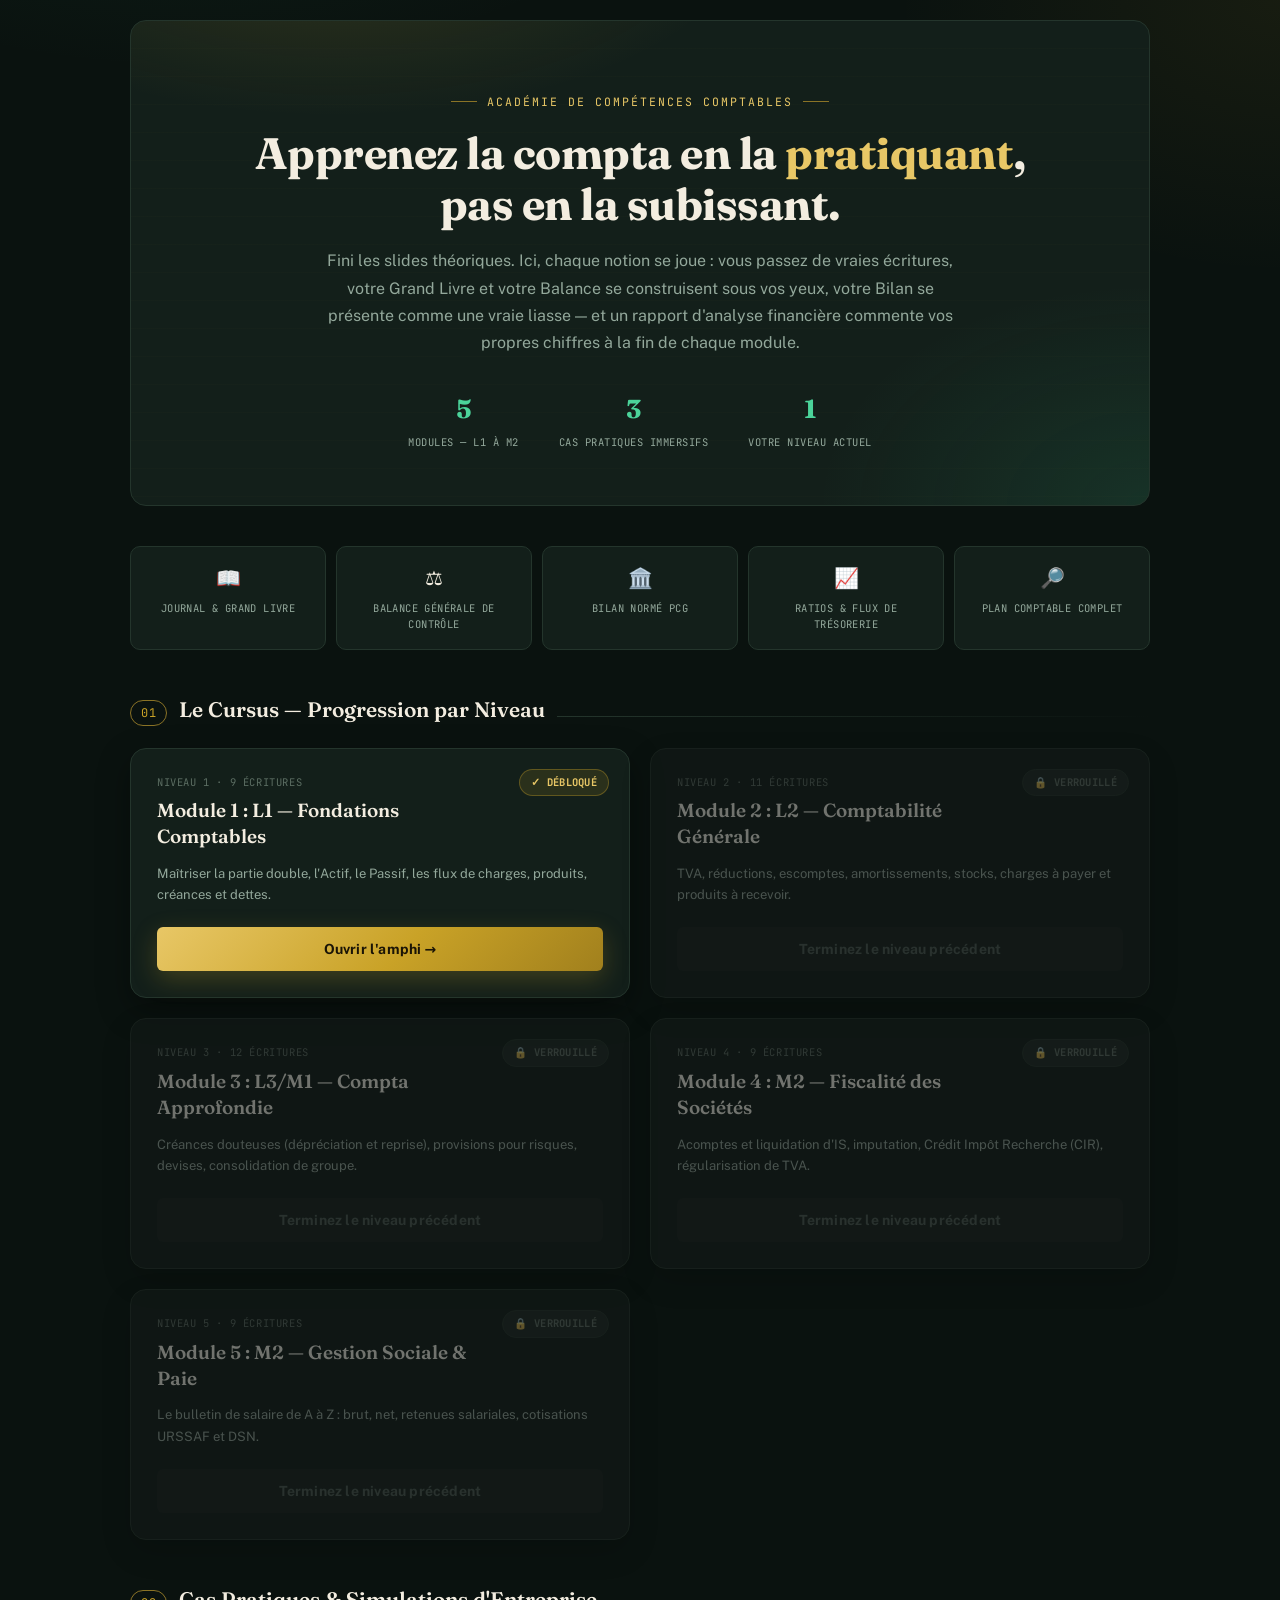
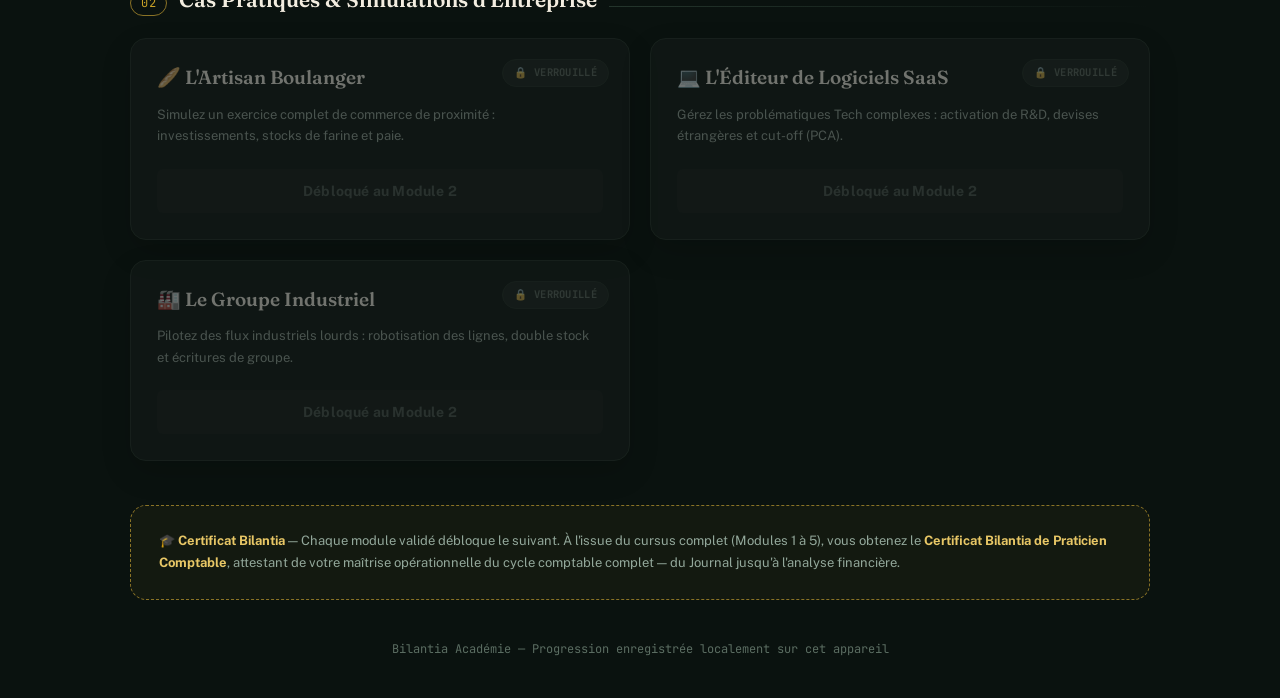
<file: Index.html>
<!DOCTYPE html>
<html lang="fr">
<head>
    <meta charset="UTF-8">
    <meta name="viewport" content="width=device-width, initial-scale=1.0">
    <title>Bilantia | Académie de Compétences Comptables</title>
    <meta name="description" content="Apprenez la comptabilité en passant de vraies écritures, pas en lisant des slides. Journal, Grand Livre, Balance, Bilan normé et analyse financière — comme en cabinet.">
    <link rel="stylesheet" href="style.css">
    <style>
        body { padding: 20px; box-sizing: border-box; }
        .hub-container { max-width: 1020px; width: 100%; margin: 0 auto; }

        .hero {
            position: relative;
            padding: 64px 40px 52px;
            margin-bottom: 40px;
            border-radius: var(--radius-lg);
            border: 1px solid var(--border-color);
            background:
                radial-gradient(ellipse 700px 320px at 20% -20%, rgba(201,162,39,0.16), transparent 60%),
                radial-gradient(ellipse 600px 400px at 100% 100%, rgba(47,168,118,0.14), transparent 55%),
                var(--bg-card);
            overflow: hidden;
            text-align: center;
        }
        .hero::after {
            content: "";
            position: absolute; inset: 0;
            background-image: repeating-linear-gradient(180deg, transparent, transparent 27px, rgba(201,162,39,0.03) 28px);
            pointer-events: none;
        }
        .hero-eyebrow {
            font-family: var(--font-mono); font-size: 11.5px; letter-spacing: 2px; text-transform: uppercase;
            color: var(--gold-bright); margin-bottom: 18px; display: inline-flex; align-items: center; gap: 10px;
        }
        .hero-eyebrow::before, .hero-eyebrow::after { content: ""; width: 26px; height: 1px; background: var(--gold-dim); }
        .hero h1 {
            font-family: var(--font-display); font-weight: 700; font-size: 44px; line-height: 1.15;
            margin: 0 0 18px; color: var(--text-main); letter-spacing: -0.5px;
        }
        .hero h1 em { font-style: normal; color: var(--gold-bright); }
        .hero p.lede { color: var(--text-muted); font-size: 16px; line-height: 1.7; max-width: 640px; margin: 0 auto 8px; position: relative; }
        .hero-stats { display: flex; justify-content: center; gap: 40px; margin-top: 34px; flex-wrap: wrap; position: relative; }
        .hero-stat { text-align: center; }
        .hero-stat strong { display: block; font-family: var(--font-display); font-size: 26px; font-weight: 700; color: var(--emerald-bright); }
        .hero-stat span { font-family: var(--font-mono); font-size: 10.5px; color: var(--text-muted); text-transform: uppercase; letter-spacing: 0.5px; }

        .feature-strip { display: grid; grid-template-columns: repeat(5, 1fr); gap: 10px; margin-bottom: 44px; }
        @media(max-width: 900px) { .feature-strip { grid-template-columns: repeat(2, 1fr); } }
        .feature-chip {
            background: var(--bg-card); border: 1px solid var(--border-color); border-radius: var(--radius-md);
            padding: 16px 14px; text-align: center;
        }
        .feature-chip .ic { font-size: 20px; margin-bottom: 8px; }
        .feature-chip .tt { font-family: var(--font-mono); font-size: 10.5px; color: var(--text-muted); text-transform: uppercase; letter-spacing: 0.4px; line-height: 1.5; }

        .section-header { display: flex; align-items: baseline; gap: 12px; margin-bottom: 22px; margin-top: 44px; }
        .section-header .num { font-family: var(--font-mono); font-size: 12px; color: var(--gold); border: 1px solid var(--gold-dim); border-radius: 20px; padding: 3px 10px; letter-spacing: 0.5px; }
        .section-header h2 { font-family: var(--font-display); font-weight: 600; font-size: 21px; color: var(--text-main); margin: 0; }
        .section-header .rule { flex: 1; height: 1px; background: linear-gradient(90deg, var(--border-color), transparent); }

        .modules-grid { display: grid; grid-template-columns: 1fr 1fr; gap: 20px; margin-bottom: 12px; }
        @media(max-width: 768px) { .modules-grid { grid-template-columns: 1fr; } .hero h1 { font-size: 32px; } .hero { padding: 44px 24px 36px; } }

        .module-card .level-tag { font-family: var(--font-mono); font-size: 10.5px; color: var(--text-faint); text-transform: uppercase; letter-spacing: 0.6px; margin-bottom: 8px; display: block; }

        .certificate-note {
            margin-top: 44px; padding: 24px 28px; border-radius: var(--radius-lg); border: 1px dashed var(--gold-dim);
            background: rgba(201,162,39,0.05); font-size: 13px; color: var(--text-muted); line-height: 1.7;
        }
        .certificate-note strong { color: var(--gold-bright); }

        footer.hub-footer { text-align: center; margin: 40px 0 20px; color: var(--text-faint); font-size: 12px; font-family: var(--font-mono); }
    </style>
</head>
<body>
    <div class="hub-container" style="animation: slideUp 0.5s ease;">

        <div class="hero">
            <div class="hero-eyebrow">Académie de compétences comptables</div>
            <h1>Apprenez la compta en la <em>pratiquant</em>,<br>pas en la subissant.</h1>
            <p class="lede">Fini les slides théoriques. Ici, chaque notion se joue : vous passez de vraies écritures, votre Grand Livre et votre Balance se construisent sous vos yeux, votre Bilan se présente comme une vraie liasse — et un rapport d'analyse financière commente vos propres chiffres à la fin de chaque module.</p>
            <div class="hero-stats">
                <div class="hero-stat"><strong id="stat-modules">5</strong><span>Modules — L1 à M2</span></div>
                <div class="hero-stat"><strong id="stat-cases">3</strong><span>Cas pratiques immersifs</span></div>
                <div class="hero-stat"><strong id="stat-level">1</strong><span>Votre niveau actuel</span></div>
            </div>
        </div>

        <div class="feature-strip">
            <div class="feature-chip"><div class="ic">📖</div><div class="tt">Journal &amp; Grand Livre</div></div>
            <div class="feature-chip"><div class="ic">⚖️</div><div class="tt">Balance Générale de Contrôle</div></div>
            <div class="feature-chip"><div class="ic">🏛️</div><div class="tt">Bilan Normé PCG</div></div>
            <div class="feature-chip"><div class="ic">📈</div><div class="tt">Ratios &amp; Flux de Trésorerie</div></div>
            <div class="feature-chip"><div class="ic">🔎</div><div class="tt">Plan Comptable Complet</div></div>
        </div>

        <div class="section-header">
            <span class="num">01</span>
            <h2>Le Cursus — Progression par Niveau</h2>
            <div class="rule"></div>
        </div>
        <div class="modules-grid" id="modules-list"></div>

        <div class="section-header">
            <span class="num">02</span>
            <h2>Cas Pratiques &amp; Simulations d'Entreprise</h2>
            <div class="rule"></div>
        </div>
        <div class="modules-grid" id="cases-list"></div>

        <div class="certificate-note">
            🎓 <strong>Certificat Bilantia</strong> — Chaque module validé débloque le suivant. À l'issue du cursus complet (Modules 1 à 5), vous obtenez le <strong>Certificat Bilantia de Praticien Comptable</strong>, attestant de votre maîtrise opérationnelle du cycle comptable complet — du Journal jusqu'à l'analyse financière.
        </div>

        <footer class="hub-footer">Bilantia Académie — Progression enregistrée localement sur cet appareil</footer>
    </div>

    <script>
        const configModules = [
            { id: "mod1", name: "Module 1 : L1 — Fondations Comptables", desc: "Maîtriser la partie double, l'Actif, le Passif, les flux de charges, produits, créances et dettes.", level: 1, tag: "9 écritures" },
            { id: "mod2", name: "Module 2 : L2 — Comptabilité Générale", desc: "TVA, réductions, escomptes, amortissements, stocks, charges à payer et produits à recevoir.", level: 2, tag: "11 écritures" },
            { id: "mod3", name: "Module 3 : L3/M1 — Compta Approfondie", desc: "Créances douteuses (dépréciation et reprise), provisions pour risques, devises, consolidation de groupe.", level: 3, tag: "12 écritures" },
            { id: "mod4", name: "Module 4 : M2 — Fiscalité des Sociétés", desc: "Acomptes et liquidation d'IS, imputation, Crédit Impôt Recherche (CIR), régularisation de TVA.", level: 4, tag: "9 écritures" },
            { id: "mod5", name: "Module 5 : M2 — Gestion Sociale & Paie", desc: "Le bulletin de salaire de A à Z : brut, net, retenues salariales, cotisations URSSAF et DSN.", level: 5, tag: "9 écritures" }
        ];

        const configCases = [
            { id: "boulangerie", name: "🥖 L'Artisan Boulanger", desc: "Simulez un exercice complet de commerce de proximité : investissements, stocks de farine et paie." },
            { id: "saas", name: "💻 L'Éditeur de Logiciels SaaS", desc: "Gérez les problématiques Tech complexes : activation de R&D, devises étrangères et cut-off (PCA)." },
            { id: "industrie", name: "🏭 Le Groupe Industriel", desc: "Pilotez des flux industriels lourds : robotisation des lignes, double stock et écritures de groupe." }
        ];

        function renderHub() {
            let userProgress = parseInt(localStorage.getItem('bt_highest_level')) || 1;
            document.getElementById('stat-level').innerText = userProgress;

            const modContainer = document.getElementById('modules-list');
            modContainer.innerHTML = '';
            configModules.forEach(mod => {
                const isLocked = mod.level > userProgress;
                modContainer.innerHTML += `
                    <div class="module-card ${isLocked ? 'locked' : ''}">
                        <span class="${isLocked ? 'lock-badge' : 'unlocked-badge'}">${isLocked ? '🔒 Verrouillé' : '✓ Débloqué'}</span>
                        <span class="level-tag">Niveau ${mod.level} · ${mod.tag}</span>
                        <h3>${mod.name}</h3>
                        <p>${mod.desc}</p>
                        <button ${isLocked ? 'disabled' : ''} onclick="launch('${mod.id}')" class="btn-main" style="${isLocked ? 'background:#1a2420;color:#4d5c53;box-shadow:none;cursor:not-allowed;' : ''}">
                            ${isLocked ? 'Terminez le niveau précédent' : "Ouvrir l'amphi →"}
                        </button>
                    </div>`;
            });

            const casesContainer = document.getElementById('cases-list');
            casesContainer.innerHTML = '';
            configCases.forEach(c => {
                const isLocked = userProgress < 2;
                casesContainer.innerHTML += `
                    <div class="module-card ${isLocked ? 'locked' : ''}">
                        <span class="${isLocked ? 'lock-badge' : 'unlocked-badge'}" style="${isLocked ? '' : 'color:#7fb1e8;background:rgba(77,143,209,0.15);border-color:rgba(77,143,209,0.35);'}">${isLocked ? '🔒 Verrouillé' : '⚡ Simulateur'}</span>
                        <h3>${c.name}</h3>
                        <p>${c.desc}</p>
                        <button ${isLocked ? 'disabled' : ''} onclick="launch('${c.id}')" class="btn-main" style="${isLocked ? 'background:#1a2420;color:#4d5c53;box-shadow:none;cursor:not-allowed;' : 'background:linear-gradient(135deg, #7fb1e8 0%, #4d8fd1 100%);color:#0a1512;box-shadow:0 8px 22px rgba(77,143,209,0.25);'}">
                            ${isLocked ? 'Débloqué au Module 2' : "Lancer l'immersion →"}
                        </button>
                    </div>`;
            });
        }

        function launch(id) {
            localStorage.setItem('bt_current_module', id);
            localStorage.removeItem('bt_active_save');
            window.location.href = 'game.html';
        }

        window.onload = renderHub;
    </script>
</body>
</html>
</file>
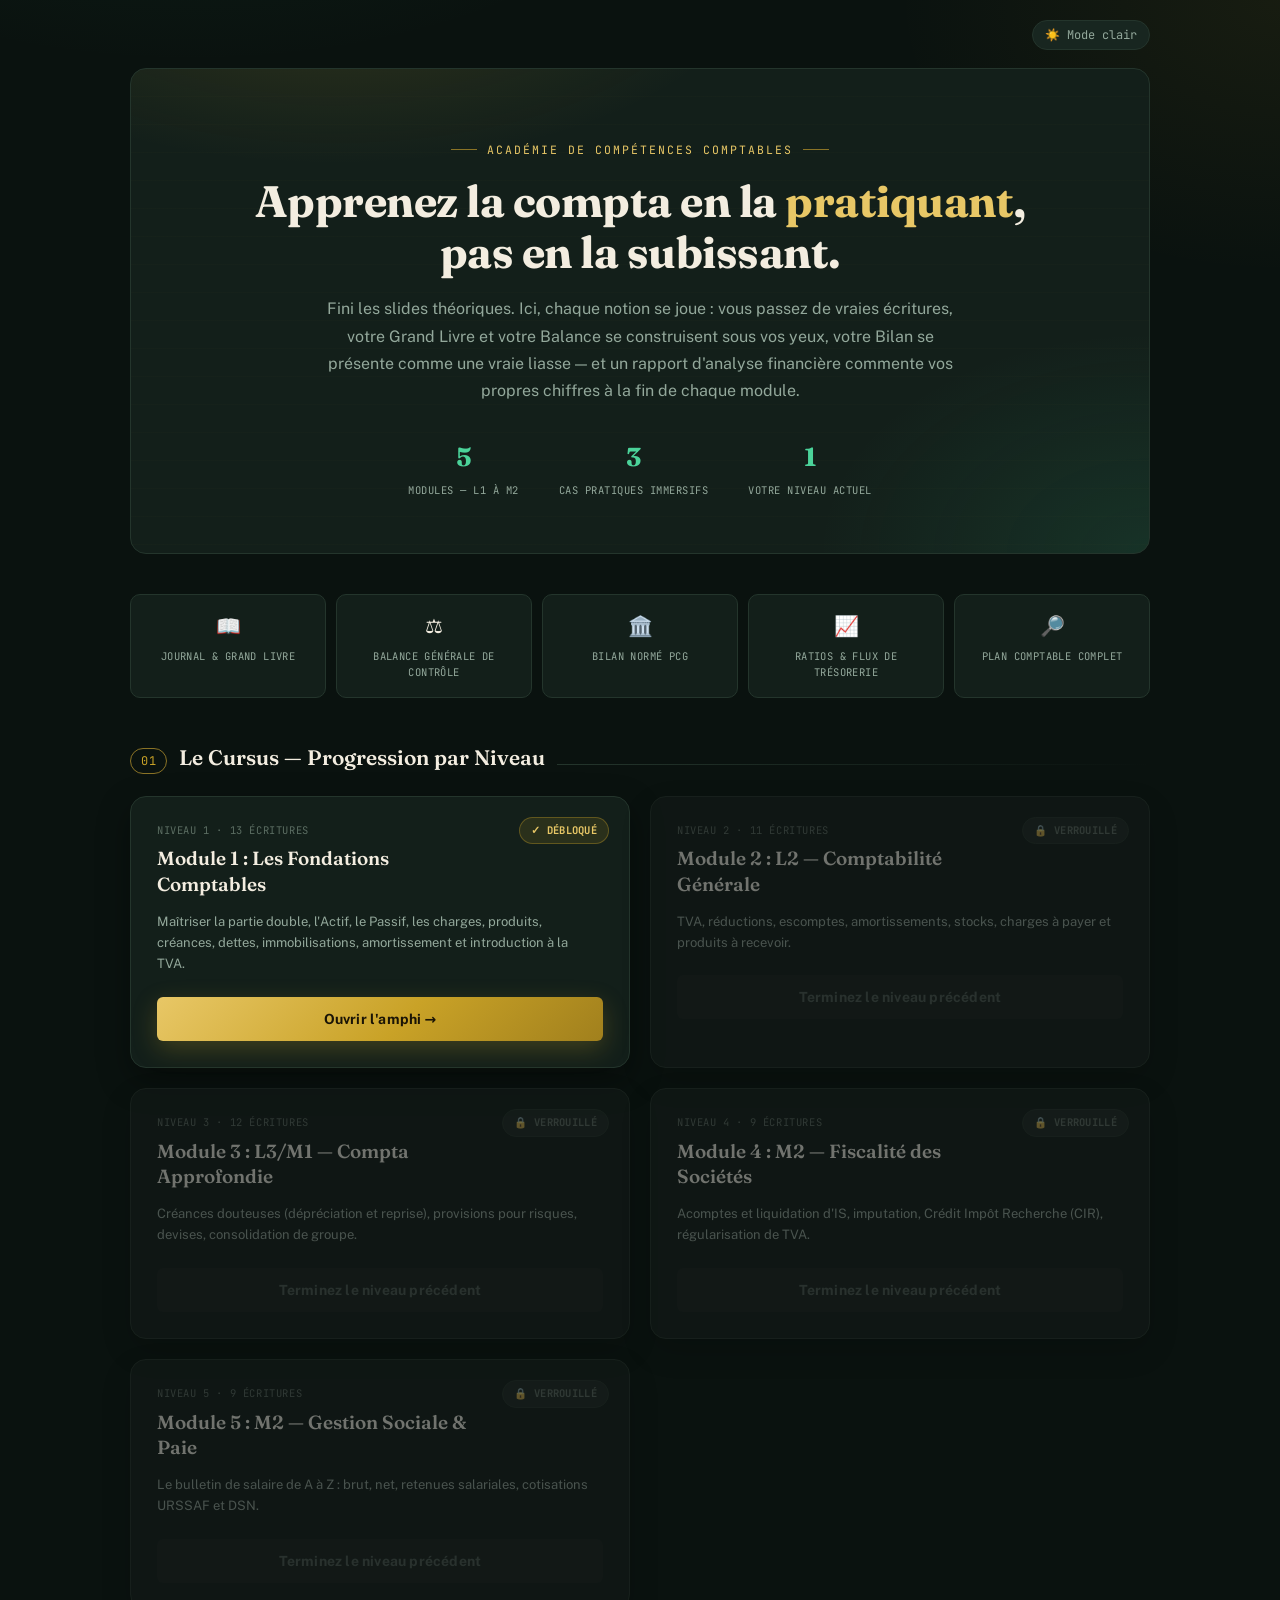
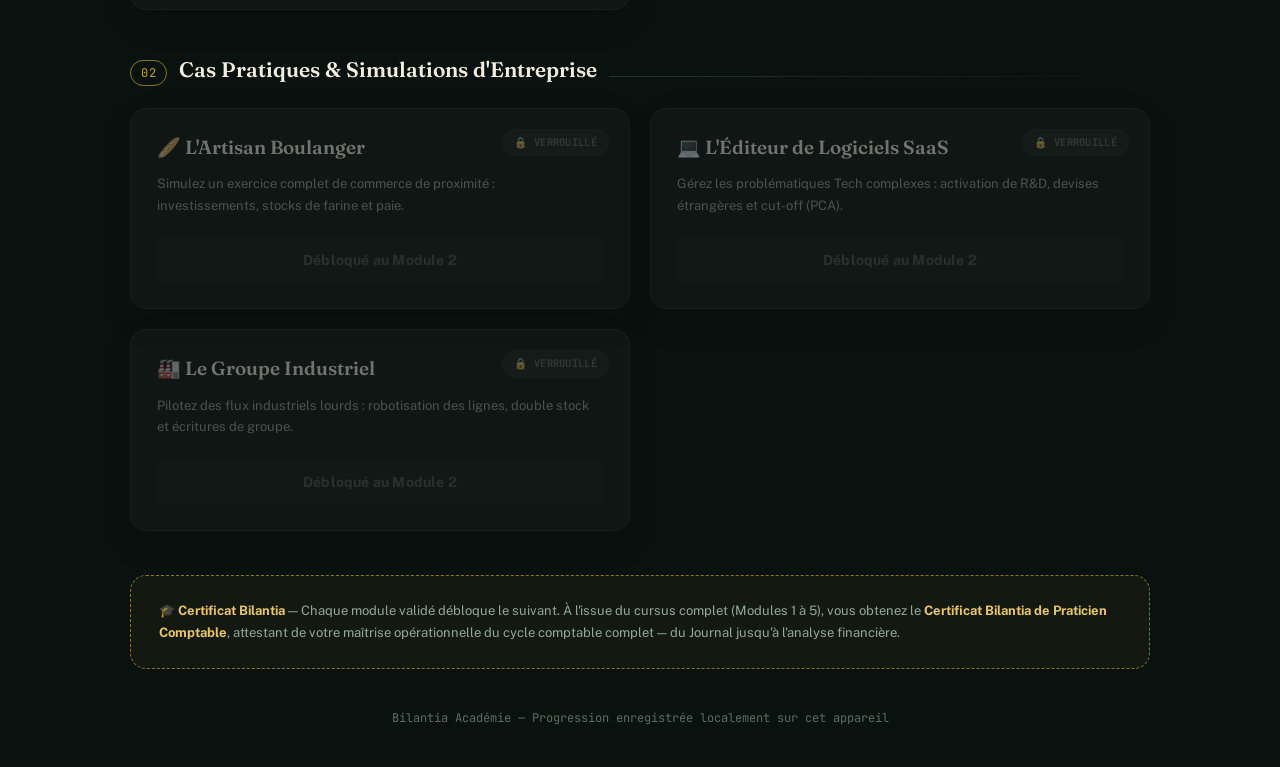
<file: index.html>
<!DOCTYPE html>
<html lang="fr">
<head>
    <meta charset="UTF-8">
    <meta name="viewport" content="width=device-width, initial-scale=1.0">
    <title>Bilantia | Académie de Compétences Comptables</title>
    <meta name="description" content="Apprenez la comptabilité en passant de vraies écritures, pas en lisant des slides. Journal, Grand Livre, Balance, Bilan normé et analyse financière — comme en cabinet.">
    <link rel="stylesheet" href="style.css">
    <script src="js/theme.js"></script>
    <style>
        body { padding: 20px; box-sizing: border-box; }
        .hub-container { max-width: 1020px; width: 100%; margin: 0 auto; }

        .hero {
            position: relative;
            padding: 64px 40px 52px;
            margin-bottom: 40px;
            border-radius: var(--radius-lg);
            border: 1px solid var(--border-color);
            background:
                radial-gradient(ellipse 700px 320px at 20% -20%, rgba(201,162,39,0.16), transparent 60%),
                radial-gradient(ellipse 600px 400px at 100% 100%, rgba(47,168,118,0.14), transparent 55%),
                var(--bg-card);
            overflow: hidden;
            text-align: center;
        }
        .hero::after {
            content: "";
            position: absolute; inset: 0;
            background-image: repeating-linear-gradient(180deg, transparent, transparent 27px, rgba(201,162,39,0.03) 28px);
            pointer-events: none;
        }
        .hero-eyebrow {
            font-family: var(--font-mono); font-size: 11.5px; letter-spacing: 2px; text-transform: uppercase;
            color: var(--gold-bright); margin-bottom: 18px; display: inline-flex; align-items: center; gap: 10px;
        }
        .hero-eyebrow::before, .hero-eyebrow::after { content: ""; width: 26px; height: 1px; background: var(--gold-dim); }
        .hero h1 {
            font-family: var(--font-display); font-weight: 700; font-size: 44px; line-height: 1.15;
            margin: 0 0 18px; color: var(--text-main); letter-spacing: -0.5px;
        }
        .hero h1 em { font-style: normal; color: var(--gold-bright); }
        .hero p.lede { color: var(--text-muted); font-size: 16px; line-height: 1.7; max-width: 640px; margin: 0 auto 8px; position: relative; }
        .hero-stats { display: flex; justify-content: center; gap: 40px; margin-top: 34px; flex-wrap: wrap; position: relative; }
        .hero-stat { text-align: center; }
        .hero-stat strong { display: block; font-family: var(--font-display); font-size: 26px; font-weight: 700; color: var(--emerald-bright); }
        .hero-stat span { font-family: var(--font-mono); font-size: 10.5px; color: var(--text-muted); text-transform: uppercase; letter-spacing: 0.5px; }

        .feature-strip { display: grid; grid-template-columns: repeat(5, 1fr); gap: 10px; margin-bottom: 44px; }
        @media(max-width: 900px) { .feature-strip { grid-template-columns: repeat(2, 1fr); } }
        .feature-chip {
            background: var(--bg-card); border: 1px solid var(--border-color); border-radius: var(--radius-md);
            padding: 16px 14px; text-align: center;
        }
        .feature-chip .ic { font-size: 20px; margin-bottom: 8px; }
        .feature-chip .tt { font-family: var(--font-mono); font-size: 10.5px; color: var(--text-muted); text-transform: uppercase; letter-spacing: 0.4px; line-height: 1.5; }

        .section-header { display: flex; align-items: baseline; gap: 12px; margin-bottom: 22px; margin-top: 44px; }
        .section-header .num { font-family: var(--font-mono); font-size: 12px; color: var(--gold); border: 1px solid var(--gold-dim); border-radius: 20px; padding: 3px 10px; letter-spacing: 0.5px; }
        .section-header h2 { font-family: var(--font-display); font-weight: 600; font-size: 21px; color: var(--text-main); margin: 0; }
        .section-header .rule { flex: 1; height: 1px; background: linear-gradient(90deg, var(--border-color), transparent); }

        .modules-grid { display: grid; grid-template-columns: 1fr 1fr; gap: 20px; margin-bottom: 12px; }
        @media(max-width: 768px) { .modules-grid { grid-template-columns: 1fr; } .hero h1 { font-size: 32px; } .hero { padding: 44px 24px 36px; } }
        @media(max-width: 420px) {
            .hero { padding: 32px 16px 28px; }
            .hero h1 { font-size: 25px; }
            .hero p.lede { font-size: 14px; }
            .hero-stats { gap: 20px; }
            .hero-stat strong { font-size: 20px; }
            .feature-strip { grid-template-columns: 1fr 1fr; }
            .section-header h2 { font-size: 17px; }
        }

        .module-card .level-tag { font-family: var(--font-mono); font-size: 10.5px; color: var(--text-faint); text-transform: uppercase; letter-spacing: 0.6px; margin-bottom: 8px; display: block; }

        .certificate-note {
            margin-top: 44px; padding: 24px 28px; border-radius: var(--radius-lg); border: 1px dashed var(--gold-dim);
            background: rgba(201,162,39,0.05); font-size: 13px; color: var(--text-muted); line-height: 1.7;
        }
        .certificate-note strong { color: var(--gold-bright); }

        .hub-topbar { display: flex; justify-content: flex-end; margin-bottom: 18px; }

        footer.hub-footer { text-align: center; margin: 40px 0 20px; color: var(--text-faint); font-size: 12px; font-family: var(--font-mono); }
    </style>
</head>
<body>
    <div class="hub-container" style="animation: slideUp 0.5s ease;">

        <div class="hub-topbar">
            <button id="theme-toggle-btn" class="theme-toggle" onclick="toggleTheme()">☀️ Mode clair</button>
        </div>

        <div class="hero">
            <div class="hero-eyebrow">Académie de compétences comptables</div>
            <h1>Apprenez la compta en la <em>pratiquant</em>,<br>pas en la subissant.</h1>
            <p class="lede">Fini les slides théoriques. Ici, chaque notion se joue : vous passez de vraies écritures, votre Grand Livre et votre Balance se construisent sous vos yeux, votre Bilan se présente comme une vraie liasse — et un rapport d'analyse financière commente vos propres chiffres à la fin de chaque module.</p>
            <div class="hero-stats">
                <div class="hero-stat"><strong id="stat-modules">5</strong><span>Modules — L1 à M2</span></div>
                <div class="hero-stat"><strong id="stat-cases">3</strong><span>Cas pratiques immersifs</span></div>
                <div class="hero-stat"><strong id="stat-level">1</strong><span>Votre niveau actuel</span></div>
            </div>
        </div>

        <div class="feature-strip">
            <div class="feature-chip"><div class="ic">📖</div><div class="tt">Journal &amp; Grand Livre</div></div>
            <div class="feature-chip"><div class="ic">⚖️</div><div class="tt">Balance Générale de Contrôle</div></div>
            <div class="feature-chip"><div class="ic">🏛️</div><div class="tt">Bilan Normé PCG</div></div>
            <div class="feature-chip"><div class="ic">📈</div><div class="tt">Ratios &amp; Flux de Trésorerie</div></div>
            <div class="feature-chip"><div class="ic">🔎</div><div class="tt">Plan Comptable Complet</div></div>
        </div>

        <div class="section-header">
            <span class="num">01</span>
            <h2>Le Cursus — Progression par Niveau</h2>
            <div class="rule"></div>
        </div>
        <div class="modules-grid" id="modules-list"></div>

        <div class="section-header">
            <span class="num">02</span>
            <h2>Cas Pratiques &amp; Simulations d'Entreprise</h2>
            <div class="rule"></div>
        </div>
        <div class="modules-grid" id="cases-list"></div>

        <div class="certificate-note">
            🎓 <strong>Certificat Bilantia</strong> — Chaque module validé débloque le suivant. À l'issue du cursus complet (Modules 1 à 5), vous obtenez le <strong>Certificat Bilantia de Praticien Comptable</strong>, attestant de votre maîtrise opérationnelle du cycle comptable complet — du Journal jusqu'à l'analyse financière.
        </div>

        <footer class="hub-footer">Bilantia Académie — Progression enregistrée localement sur cet appareil</footer>
    </div>

    <script>
        const configModules = [
            { id: "mod1", name: "Module 1 : Les Fondations Comptables", desc: "Maîtriser la partie double, l'Actif, le Passif, les charges, produits, créances, dettes, immobilisations, amortissement et introduction à la TVA.", level: 1, tag: "13 écritures" },
            { id: "mod2", name: "Module 2 : L2 — Comptabilité Générale", desc: "TVA, réductions, escomptes, amortissements, stocks, charges à payer et produits à recevoir.", level: 2, tag: "11 écritures" },
            { id: "mod3", name: "Module 3 : L3/M1 — Compta Approfondie", desc: "Créances douteuses (dépréciation et reprise), provisions pour risques, devises, consolidation de groupe.", level: 3, tag: "12 écritures" },
            { id: "mod4", name: "Module 4 : M2 — Fiscalité des Sociétés", desc: "Acomptes et liquidation d'IS, imputation, Crédit Impôt Recherche (CIR), régularisation de TVA.", level: 4, tag: "9 écritures" },
            { id: "mod5", name: "Module 5 : M2 — Gestion Sociale & Paie", desc: "Le bulletin de salaire de A à Z : brut, net, retenues salariales, cotisations URSSAF et DSN.", level: 5, tag: "9 écritures" }
        ];

        const configCases = [
            { id: "boulangerie", name: "🥖 L'Artisan Boulanger", desc: "Simulez un exercice complet de commerce de proximité : investissements, stocks de farine et paie." },
            { id: "saas", name: "💻 L'Éditeur de Logiciels SaaS", desc: "Gérez les problématiques Tech complexes : activation de R&D, devises étrangères et cut-off (PCA)." },
            { id: "industrie", name: "🏭 Le Groupe Industriel", desc: "Pilotez des flux industriels lourds : robotisation des lignes, double stock et écritures de groupe." }
        ];

        function renderHub() {
            let userProgress = parseInt(localStorage.getItem('bt_highest_level')) || 1;
            document.getElementById('stat-level').innerText = userProgress;

            const modContainer = document.getElementById('modules-list');
            modContainer.innerHTML = '';
            configModules.forEach(mod => {
                const isLocked = mod.level > userProgress;
                modContainer.innerHTML += `
                    <div class="module-card ${isLocked ? 'locked' : ''}">
                        <span class="${isLocked ? 'lock-badge' : 'unlocked-badge'}">${isLocked ? '🔒 Verrouillé' : '✓ Débloqué'}</span>
                        <span class="level-tag">Niveau ${mod.level} · ${mod.tag}</span>
                        <h3>${mod.name}</h3>
                        <p>${mod.desc}</p>
                        <button ${isLocked ? 'disabled' : ''} onclick="launch('${mod.id}')" class="btn-main" style="${isLocked ? 'background:#1a2420;color:#4d5c53;box-shadow:none;cursor:not-allowed;' : ''}">
                            ${isLocked ? 'Terminez le niveau précédent' : "Ouvrir l'amphi →"}
                        </button>
                    </div>`;
            });

            const casesContainer = document.getElementById('cases-list');
            casesContainer.innerHTML = '';
            configCases.forEach(c => {
                const isLocked = userProgress < 2;
                casesContainer.innerHTML += `
                    <div class="module-card ${isLocked ? 'locked' : ''}">
                        <span class="${isLocked ? 'lock-badge' : 'unlocked-badge'}" style="${isLocked ? '' : 'color:#7fb1e8;background:rgba(77,143,209,0.15);border-color:rgba(77,143,209,0.35);'}">${isLocked ? '🔒 Verrouillé' : '⚡ Simulateur'}</span>
                        <h3>${c.name}</h3>
                        <p>${c.desc}</p>
                        <button ${isLocked ? 'disabled' : ''} onclick="launch('${c.id}')" class="btn-main" style="${isLocked ? 'background:#1a2420;color:#4d5c53;box-shadow:none;cursor:not-allowed;' : 'background:linear-gradient(135deg, #7fb1e8 0%, #4d8fd1 100%);color:#0a1512;box-shadow:0 8px 22px rgba(77,143,209,0.25);'}">
                            ${isLocked ? 'Débloqué au Module 2' : "Lancer l'immersion →"}
                        </button>
                    </div>`;
            });
        }

        function launch(id) {
            localStorage.setItem('bt_current_module', id);
            localStorage.removeItem('bt_active_save');
            window.location.href = 'game.html';
        }

        window.onload = function () { renderHub(); initThemeToggleLabel(); };
    </script>
</body>
</html>
</file>
<file: style.css>
@import url('https://fonts.googleapis.com/css2?family=Fraunces:opsz,wght@9..144,500;9..144,600;9..144,700;9..144,800&family=Public+Sans:wght@400;500;600;700;800&family=JetBrains+Mono:wght@400;500;600;700&display=swap');

/* ============================================================
   EXPERTCOMPTA — DESIGN SYSTEM "GRAND LIVRE"
   Palette: encre de bilan (vert forêt profond) + sceau doré
   Serif éditoriale pour les titres, mono pour tous les chiffres
   ============================================================ */

:root {
    /* Surfaces */
    --bg-void: #0a120f;
    --bg-main: #0d1613;
    --bg-card: #131f1a;
    --bg-card-raised: #182620;
    --bg-inset: #0a1512;
    --border-color: #24352c;
    --border-soft: #1c2820;

    /* Text */
    --text-main: #f3ede0;
    --text-muted: #93a89b;
    --text-faint: #5b6d62;
    --paper: #f3ede0;

    /* Accents */
    --gold: #c9a227;
    --gold-bright: #e8c766;
    --gold-dim: #8a7326;
    --emerald: #2fa876;
    --emerald-bright: #4bd39a;
    --emerald-deep: #123527;
    --debit-red: #c1503d;
    --debit-red-bright: #e2725c;
    --credit-blue: #4d8fd1;

    --gradient-seal: linear-gradient(135deg, #e8c766 0%, #c9a227 55%, #a1801d 100%);
    --gradient-emerald: linear-gradient(135deg, #4bd39a 0%, #2fa876 100%);
    --gradient-vault: linear-gradient(180deg, #131f1a 0%, #0d1613 100%);

    --radius-sm: 6px;
    --radius-md: 10px;
    --radius-lg: 16px;

    --shadow-card: 0 12px 32px rgba(0,0,0,0.35);
    --shadow-gold: 0 8px 24px rgba(201,162,39,0.25);
    --shadow-emerald: 0 8px 24px rgba(47,168,118,0.22);

    --font-display: 'Fraunces', Georgia, serif;
    --font-body: 'Public Sans', system-ui, sans-serif;
    --font-mono: 'JetBrains Mono', 'SF Mono', monospace;
}

* { box-sizing: border-box; }

body {
    font-family: var(--font-body);
    background-color: var(--bg-void);
    background-image:
        radial-gradient(ellipse 900px 500px at 15% -10%, rgba(47,168,118,0.10), transparent 60%),
        radial-gradient(ellipse 700px 500px at 100% 0%, rgba(201,162,39,0.07), transparent 55%);
    color: var(--text-main);
    margin: 0; padding: 0;
    -webkit-font-smoothing: antialiased;
    line-height: 1.5;
}

.container { max-width: 1400px; margin: 0 auto; padding: 25px; }

::selection { background: rgba(201,162,39,0.35); color: var(--text-main); }

/* Scrollbar, subtle */
::-webkit-scrollbar { width: 10px; height: 10px; }
::-webkit-scrollbar-track { background: var(--bg-void); }
::-webkit-scrollbar-thumb { background: var(--border-color); border-radius: 10px; }
::-webkit-scrollbar-thumb:hover { background: var(--gold-dim); }

/* ============================================================
   HEADER
   ============================================================ */
header {
    display: flex;
    justify-content: space-between;
    align-items: center;
    background: linear-gradient(180deg, rgba(19,31,26,0.92) 0%, rgba(13,22,19,0.92) 100%);
    backdrop-filter: blur(14px);
    padding: 18px 28px;
    border-radius: var(--radius-lg);
    border: 1px solid var(--border-color);
    margin-bottom: 25px;
    box-shadow: var(--shadow-card);
    position: relative;
}
header::before {
    content: "";
    position: absolute; top: 0; left: 24px; right: 24px; height: 1px;
    background: linear-gradient(90deg, transparent, rgba(201,162,39,0.5), transparent);
}

.header-right-block { display: flex; align-items: center; gap: 18px !important; }

.xp-container { display: flex; flex-direction: column; justify-content: center; }

.logo {
    font-family: var(--font-display);
    font-size: 23px;
    font-weight: 700;
    color: var(--text-main);
    letter-spacing: 0.2px;
    cursor: pointer;
    display: flex;
    align-items: center;
    gap: 9px;
}
.logo::before {
    content: "◈";
    color: var(--gold);
    font-size: 18px;
}
.mission-subtitle {
    font-family: var(--font-mono);
    font-size: 11.5px;
    color: var(--text-muted);
    margin-top: 5px;
    font-weight: 500;
    letter-spacing: 0.3px;
    text-transform: uppercase;
}

.grid { display: grid; grid-template-columns: 1.1fr 0.9fr; gap: 25px; }
@media (max-width: 1150px) { .grid { grid-template-columns: 1fr; } }

/* ============================================================
   CARDS — "feuillets de grand livre"
   ============================================================ */
.card {
    background:
        repeating-linear-gradient(180deg, transparent, transparent 27px, rgba(201,162,39,0.035) 28px),
        var(--bg-card);
    border: 1px solid var(--border-color);
    border-radius: var(--radius-lg);
    padding: 26px;
    margin-bottom: 22px;
    box-shadow: var(--shadow-card);
    position: relative;
    overflow: hidden;
}
.card::before {
    content: "";
    position: absolute; left: 0; top: 0; bottom: 0; width: 3px;
    background: var(--gradient-emerald);
    opacity: 0.55;
}

.module-card {
    background: var(--bg-card);
    border: 1px solid var(--border-color);
    border-radius: var(--radius-lg);
    padding: 26px;
    position: relative;
    box-shadow: var(--shadow-card);
    transition: all 0.25s ease;
}
.module-card:hover:not(.locked) { border-color: var(--gold-dim); transform: translateY(-3px); box-shadow: var(--shadow-gold); }
.module-card.locked { opacity: 0.45; cursor: not-allowed; filter: grayscale(0.4); }

.module-card h3 {
    font-family: var(--font-display);
    margin-top: 0;
    font-size: 19px;
    font-weight: 600;
    color: var(--text-main);
    margin-bottom: 12px;
    padding-right: 120px;
    line-height: 1.35;
}
.module-card p { font-size: 13px; color: var(--text-muted); line-height: 1.65; margin-bottom: 22px; padding-right: 8px; }

.grid-2 { display: grid; grid-template-columns: 1fr 1fr; gap: 20px; }
.form-group { margin-bottom: 15px; }
label {
    display: block; font-weight: 600; font-size: 11px; color: var(--gold-bright);
    margin-bottom: 7px; text-transform: uppercase; letter-spacing: 0.8px;
    font-family: var(--font-mono);
}

select, input[type="number"] {
    width: 100%; padding: 12px 14px; background-color: var(--bg-inset); border: 1px solid var(--border-color);
    border-radius: var(--radius-sm); color: var(--text-main); box-sizing: border-box; font-size: 14px; font-weight: 500;
    font-family: var(--font-mono);
    transition: border-color 0.2s ease, box-shadow 0.2s ease;
}
select:focus, input[type="number"]:focus { outline: none; border-color: var(--gold); box-shadow: 0 0 0 3px rgba(201,162,39,0.15); }

/* ============================================================
   BUTTONS
   ============================================================ */
.btn-main {
    background: var(--gradient-seal); color: #1a1406; border: none;
    padding: 14px 20px; border-radius: var(--radius-sm); font-weight: 700; font-size: 14px; cursor: pointer; width: 100%;
    box-shadow: var(--shadow-gold); transition: all 0.2s ease;
    font-family: var(--font-body);
    letter-spacing: 0.2px;
}
.btn-main:hover { transform: translateY(-1px); box-shadow: 0 10px 28px rgba(201,162,39,0.4); filter: brightness(1.05); }
.btn-main:active { transform: translateY(0); }

.btn-secondary {
    background: var(--bg-card-raised); border: 1px solid var(--border-color); color: var(--text-main);
    padding: 9px 16px; border-radius: var(--radius-sm); font-size: 13px; font-weight: 600; cursor: pointer;
    transition: all 0.2s ease;
}
.btn-secondary:hover { background: #203026; border-color: var(--gold-dim); }

.btn-danger {
    background: rgba(193,80,61,0.12); border: 1px solid rgba(193,80,61,0.3); color: var(--debit-red-bright);
    padding: 5px 9px; border-radius: 6px; cursor: pointer; font-size: 12px; transition: all 0.2s ease;
}
.btn-danger:hover { background: var(--debit-red); color: white; }

.error-box {
    background: rgba(193,80,61,0.1); border: 1px solid rgba(193,80,61,0.3); color: #f0ada0;
    padding: 14px 16px; border-radius: var(--radius-sm); margin-bottom: 20px; font-size: 13.5px; display: none;
    display: none; align-items: center; gap: 10px;
}
.error-box.visible { display: flex; }

.financial-line {
    display: flex; justify-content: space-between; align-items: center; font-size: 13px; padding: 9px 13px;
    background: var(--bg-inset); border-radius: 6px; margin-bottom: 6px; border-left: 3px solid transparent;
    font-family: var(--font-mono);
}
.financial-line span:first-child { font-family: var(--font-body); color: var(--text-muted); }
.financial-line strong { color: var(--text-main); font-weight: 600; }

/* ============================================================
   BILAN SUB-TITLES
   ============================================================ */
.title-actif, .title-passif {
    font-family: var(--font-mono);
    font-size: 11.5px;
    letter-spacing: 0.6px;
    text-transform: uppercase;
    padding-bottom: 8px;
    margin-bottom: 18px;
    margin-top: 5px;
    font-weight: 600;
}
.title-actif { color: var(--emerald-bright); border-bottom: 2px solid rgba(47,168,118,0.2); }
.title-passif { color: #7fb1e8; border-bottom: 2px solid rgba(77,143,209,0.2); }

#actif-list .financial-line { border-left-color: var(--emerald); }
#passif-list .financial-line { border-left-color: var(--credit-blue); }
#charges-list .financial-line { border-left-color: var(--debit-red); }
#produits-list .financial-line { border-left-color: var(--gold); }

/* ============================================================
   LEDGER TABLE — double-entry look, red/green ink convention
   ============================================================ */
table { width: 100%; border-collapse: collapse; }
th, td { padding: 12px 10px; border-bottom: 1px solid var(--border-soft); font-size: 13px; text-align: left; }
th {
    color: var(--text-faint); font-size: 10.5px; text-transform: uppercase; letter-spacing: 0.7px;
    font-family: var(--font-mono); font-weight: 600;
}
th:nth-child(2) { color: var(--debit-red-bright); border-right: 1px solid var(--border-soft); }
th:nth-child(3) { color: var(--emerald-bright); }
td:nth-child(2), td:nth-child(3) { font-family: var(--font-mono); }
td:nth-child(2) { border-right: 1px solid var(--border-soft); color: var(--debit-red-bright); }
td:nth-child(3) { color: var(--emerald-bright); }
td strong { color: var(--gold-bright); font-family: var(--font-mono); font-weight: 600; }

/* ============================================================
   XP / PROGRESS
   ============================================================ */
.xp-text {
    font-size: 10.5px; font-weight: 700; color: var(--gold-bright); text-align: left; margin-bottom: 6px;
    text-transform: uppercase; letter-spacing: 0.7px; font-family: var(--font-mono);
}
.xp-bar-container { width: 150px; height: 7px; background: var(--bg-inset); border-radius: 10px; overflow: hidden; border: 1px solid var(--border-color); }
.xp-bar { width: 0%; height: 100%; background: var(--gradient-seal); border-radius: 10px; transition: width 0.5s cubic-bezier(.4,0,.2,1); }

.lock-badge {
    position: absolute; top: 20px; right: 20px; background: #202b25; color: var(--text-faint);
    padding: 5px 11px; border-radius: 20px; font-size: 10.5px; font-weight: 700; border: 1px solid var(--border-color);
    font-family: var(--font-mono); letter-spacing: 0.3px; text-transform: uppercase;
}
.unlocked-badge {
    position: absolute; top: 20px; right: 20px; background: rgba(201,162,39,0.13); color: var(--gold-bright);
    padding: 5px 11px; border-radius: 20px; font-size: 10.5px; font-weight: 700; border: 1px solid rgba(201,162,39,0.35);
    font-family: var(--font-mono); letter-spacing: 0.3px; text-transform: uppercase;
}

/* ============================================================
   SUCCESS PANEL — stamped certificate feel
   ============================================================ */
.success-card {
    background:
        radial-gradient(circle at 90% -10%, rgba(201,162,39,0.14), transparent 55%),
        linear-gradient(135deg, rgba(47,168,118,0.12) 0%, rgba(18,53,39,0.15) 100%);
    border: 1px solid rgba(201,162,39,0.35);
    color: var(--paper);
    animation: slideUp 0.4s ease;
}
.success-card h3 {
    font-family: var(--font-display); font-weight: 700; color: var(--gold-bright); font-size: 19px; margin-top: 0;
    display: flex; align-items: center; gap: 8px;
}
@keyframes slideUp { from { transform: translateY(15px); opacity: 0; } to { transform: translateY(0); opacity: 1; } }

@media (prefers-reduced-motion: reduce) {
    * { animation-duration: 0.01ms !important; transition-duration: 0.01ms !important; }
}

/* ============================================================
   TABS
   ============================================================ */
.tab-nav {
    display: flex; gap: 6px; margin-bottom: 22px; flex-wrap: wrap;
    background: var(--bg-card); border: 1px solid var(--border-color); border-radius: var(--radius-md);
    padding: 6px;
}
.tab-btn {
    flex: 1; min-width: 120px; background: transparent; border: none; color: var(--text-muted);
    padding: 11px 14px; border-radius: 8px; font-size: 13px; font-weight: 600; cursor: pointer;
    font-family: var(--font-body); transition: all 0.2s ease;
}
.tab-btn:hover { background: var(--bg-card-raised); color: var(--text-main); }
.tab-btn.active { background: var(--gradient-seal); color: #1a1406; box-shadow: var(--shadow-gold); }

.tab-panel { display: none; animation: slideUp 0.3s ease; }
.tab-panel.active { display: block; }

.tab-heading {
    font-family: var(--font-display); font-weight: 600; font-size: 18px; color: var(--text-main);
    margin-bottom: 8px;
}
.tab-heading-sub { font-family: var(--font-mono); font-size: 11px; color: var(--text-faint); font-weight: 400; text-transform: uppercase; }
.tab-desc { font-size: 13.5px; color: var(--text-muted); line-height: 1.65; margin-bottom: 22px; max-width: 760px; }
.empty-state { color: var(--text-faint); font-size: 13px; font-style: italic; padding: 20px 0; }

/* ============================================================
   PIÈCE STRIP (date + numéro de pièce)
   ============================================================ */
.piece-strip {
    display: flex; gap: 16px; flex-wrap: wrap; font-family: var(--font-mono); font-size: 11px;
    color: var(--text-faint); margin-bottom: 12px; letter-spacing: 0.3px;
}
.piece-strip span { background: var(--bg-inset); border: 1px solid var(--border-soft); padding: 4px 10px; border-radius: 20px; }
.factor-tag { color: var(--gold-bright) !important; border-color: rgba(201,162,39,0.35) !important; }

.account-hint { font-size: 11.5px; color: var(--text-faint); margin-top: 6px; min-height: 14px; font-family: var(--font-mono); }

/* ============================================================
   GRAND LIVRE
   ============================================================ */
.ledger-account {
    border: 1px solid var(--border-color); border-radius: var(--radius-sm); margin-bottom: 16px; overflow: hidden;
    background: var(--bg-inset);
}
.ledger-account-header {
    display: flex; align-items: center; gap: 10px; padding: 12px 16px; background: var(--bg-card-raised);
    flex-wrap: wrap;
}
.ledger-code { font-family: var(--font-mono); color: var(--gold-bright); font-weight: 700; font-size: 13px; }
.ledger-label { flex: 1; font-size: 13px; color: var(--text-main); }
.ledger-solde { font-family: var(--font-mono); font-size: 12.5px; font-weight: 600; padding: 3px 10px; border-radius: 20px; }
.ledger-solde.debit { color: var(--debit-red-bright); background: rgba(193,80,61,0.1); }
.ledger-solde.credit { color: var(--emerald-bright); background: rgba(47,168,118,0.1); }

.ledger-table { width: 100%; }
.ledger-table th { background: transparent; padding: 6px 16px; }
.ledger-table td { padding: 6px 16px; border-bottom: 1px dashed var(--border-soft); font-family: var(--font-mono); font-size: 12.5px; }
.ledger-table td:first-child { color: var(--debit-red-bright); }
.ledger-table td:last-child { color: var(--emerald-bright); }
.ledger-table tfoot td { border-top: 2px solid var(--border-color); border-bottom: none; font-weight: 700; color: var(--text-main); }

/* ============================================================
   BALANCE GÉNÉRALE
   ============================================================ */
.balance-table { width: 100%; font-size: 12.5px; }
.balance-table th { font-family: var(--font-mono); }
.balance-table td { font-family: var(--font-mono); }
.balance-table td:first-child { font-family: var(--font-body); }
.balance-table tfoot td { border-top: 2px solid var(--gold-dim); font-weight: 700; color: var(--gold-bright); }
.balance-check {
    margin-top: 16px; padding: 12px 16px; border-radius: var(--radius-sm); font-size: 13px; font-weight: 600;
    font-family: var(--font-mono);
}
.balance-check.ok { background: rgba(47,168,118,0.12); color: var(--emerald-bright); border: 1px solid rgba(47,168,118,0.3); }
.balance-check.error { background: rgba(193,80,61,0.12); color: var(--debit-red-bright); border: 1px solid rgba(193,80,61,0.3); }

/* ============================================================
   BILAN — RUBRIQUES
   ============================================================ */
.rubrique-block { margin-bottom: 20px; }
.rubrique-title {
    font-family: var(--font-mono); font-size: 11px; text-transform: uppercase; letter-spacing: 0.6px;
    color: var(--text-muted); padding-bottom: 6px; border-bottom: 1px solid var(--border-soft); margin-bottom: 10px;
    font-weight: 600;
}
.rubrique-subtotal { border-left: none !important; background: var(--bg-card-raised) !important; font-weight: 700; margin-top: 4px; }
.total-line { font-weight: bold; border-left: none; background: rgba(201,162,39,0.1); }

/* ============================================================
   ANALYSE — RATIOS
   ============================================================ */
.ratio-grid { display: grid; grid-template-columns: repeat(auto-fit, minmax(230px, 1fr)); gap: 16px; }
.ratio-card {
    background: var(--bg-inset); border: 1px solid var(--border-color); border-radius: var(--radius-md);
    padding: 18px;
}
.ratio-label { font-family: var(--font-mono); font-size: 11px; text-transform: uppercase; letter-spacing: 0.5px; color: var(--gold-bright); margin-bottom: 8px; }
.ratio-value { font-family: var(--font-display); font-size: 28px; font-weight: 700; color: var(--text-main); margin-bottom: 6px; }
.ratio-formula { font-family: var(--font-mono); font-size: 10.5px; color: var(--text-faint); margin-bottom: 8px; }
.ratio-interp { font-size: 12.5px; color: var(--text-muted); line-height: 1.5; }

/* ============================================================
   ANALYSE — CASHFLOW & CA3
   ============================================================ */
.cashflow-line { display: flex; justify-content: space-between; padding: 8px 4px; font-size: 13.5px; }
.cashflow-line.sub { font-size: 11.5px; color: var(--text-faint); padding-top: 0; margin-bottom: 6px; }
.cashflow-line.total { font-weight: 600; border-top: 1px solid var(--border-soft); }
.cashflow-line.grand-total { font-weight: 700; font-family: var(--font-mono); color: var(--credit-blue); }
.cashflow-check { margin-top: 14px; padding: 12px 16px; border-radius: var(--radius-sm); font-size: 13px; }
.cashflow-check.ok { background: rgba(47,168,118,0.12); color: var(--emerald-bright); }
.cashflow-check.warn { background: rgba(201,162,39,0.12); color: var(--gold-bright); }

.ca3-line { display: flex; justify-content: space-between; padding: 9px 4px; font-size: 13.5px; font-family: var(--font-mono); border-bottom: 1px dashed var(--border-soft); }
.ca3-line.total { font-weight: 700; color: var(--gold-bright); border-bottom: none; border-top: 2px solid var(--gold-dim); margin-top: 4px; padding-top: 12px; }

/* ============================================================
   THÈME CLAIR — "Ledger au Grand Jour"
   Palette parchemin/ivoire + encre forêt, même identité, lisible
   ============================================================ */
:root.theme-light {
    --bg-void: #f6f1e4;
    --bg-main: #f6f1e4;
    --bg-card: #fffdf7;
    --bg-card-raised: #efe6d1;
    --bg-inset: #ece0c6;
    --border-color: #ddceac;
    --border-soft: #e7dabb;

    --text-main: #1f2e21;
    --text-muted: #56624f;
    --text-faint: #8b9382;
    --paper: #1f2e21;

    --gold: #a17d1f;
    --gold-bright: #7d5f16;
    --gold-dim: #c2a355;

    --emerald: #1f7a52;
    --emerald-bright: #146840;
    --emerald-deep: #dff3e8;
    --debit-red: #b0452f;
    --debit-red-bright: #963823;
    --credit-blue: #2f5f96;

    --gradient-seal: linear-gradient(135deg, #d9b959 0%, #a17d1f 55%, #8a6a15 100%);
    --gradient-emerald: linear-gradient(135deg, #2fa876 0%, #1f7a52 100%);

    --shadow-card: 0 8px 24px rgba(60,50,20,0.09);
    --shadow-gold: 0 8px 20px rgba(161,125,31,0.22);
    --shadow-emerald: 0 8px 20px rgba(31,122,82,0.18);
}

:root.theme-light body {
    background-image:
        radial-gradient(ellipse 900px 500px at 15% -10%, rgba(31,122,82,0.06), transparent 60%),
        radial-gradient(ellipse 700px 500px at 100% 0%, rgba(161,125,31,0.05), transparent 55%);
}
:root.theme-light .card {
    background:
        repeating-linear-gradient(180deg, transparent, transparent 27px, rgba(161,125,31,0.055) 28px),
        var(--bg-card);
}
:root.theme-light .btn-main { color: #2a1f04; }
:root.theme-light select, :root.theme-light input[type="number"], :root.theme-light input[type="text"] {
    background-color: #fffdf9;
}
:root.theme-light ::-webkit-scrollbar-track { background: var(--bg-void); }
:root.theme-light ::-webkit-scrollbar-thumb { background: var(--border-color); }

/* ============================================================
   BASCULE DE THÈME
   ============================================================ */
.theme-toggle {
    display: flex; align-items: center; gap: 6px; background: var(--bg-card-raised);
    border: 1px solid var(--border-color); border-radius: 20px; padding: 6px 12px; cursor: pointer;
    font-family: var(--font-mono); font-size: 12px; color: var(--text-muted); transition: all 0.2s ease;
}
.theme-toggle:hover { border-color: var(--gold-dim); color: var(--text-main); }

/* ============================================================
   HEADER — toujours sombre par design (les deux thèmes) :
   on fige donc son texte/boutons internes indépendamment du
   thème choisi, pour ne jamais produire de texte sombre sur
   fond sombre.
   ============================================================ */
header .logo { color: #f3ede0; }
header .logo::before { color: #c9a227; }
header .mission-subtitle { color: #93a89b; }
header .xp-text { color: #e8c766; }
header .xp-bar-container { background: #0a1512; border-color: #24352c; }
header .btn-secondary {
    background: #182620; border-color: #24352c; color: #f3ede0;
}
header .btn-secondary:hover { background: #203026; border-color: #c9a227; }
header .theme-toggle {
    background: #182620; border-color: #24352c; color: #93a89b;
}
header .theme-toggle:hover { border-color: #c9a227; color: #f3ede0; }

/* ============================================================
   RESPONSIVE — MOBILE (≤ 768px) & PETITS TÉLÉPHONES (≤ 420px)
   ============================================================ */
@media (max-width: 768px) {
    .container { padding: 12px; }

    header {
        flex-direction: column;
        align-items: stretch;
        gap: 14px;
        padding: 16px;
    }
    .logo { font-size: 19px; }
    .mission-subtitle { font-size: 10px; }
    .header-right-block {
        gap: 8px !important;
        flex-wrap: wrap;
        justify-content: flex-start;
    }
    .header-right-block .btn-secondary,
    .header-right-block .theme-toggle {
        font-size: 11.5px;
        padding: 8px 12px;
        white-space: nowrap;
    }
    .xp-container { width: 100%; order: 10; }
    .xp-bar-container { width: 100%; }

    /* Onglets : barre défilable horizontalement plutôt qu'écrasée */
    .tab-nav {
        overflow-x: auto;
        -webkit-overflow-scrolling: touch;
        flex-wrap: nowrap;
        gap: 4px;
        padding: 5px;
        scrollbar-width: thin;
    }
    .tab-btn {
        flex: 0 0 auto;
        min-width: auto;
        white-space: nowrap;
        font-size: 12px;
        padding: 10px 14px;
    }

    .card { padding: 16px; margin-bottom: 16px; }
    .grid { gap: 16px; }
    .grid-2 { gap: 12px; }

    h1, .hero h1 { font-size: 26px !important; }
    .tab-heading { font-size: 16px; }
    .step-title, #step-title { font-size: 17px !important; }

    /* Tableaux : défilement horizontal plutôt que débordement de page */
    .ledger-table, .balance-table, table {
        display: block;
        overflow-x: auto;
        -webkit-overflow-scrolling: touch;
        white-space: nowrap;
    }
    .ledger-account-header { flex-wrap: wrap; gap: 6px; }

    .ratio-grid { grid-template-columns: 1fr 1fr; gap: 10px; }
    .ratio-value { font-size: 22px; }

    .piece-strip { font-size: 10px; gap: 8px; }
    .btn-main { padding: 13px 16px; font-size: 13.5px; }

    .success-card h3 { font-size: 16px; }
}

@media (max-width: 420px) {
    .ratio-grid { grid-template-columns: 1fr; }
    .grid-2 { grid-template-columns: 1fr 1fr; }
    .logo { font-size: 17px; }
    .header-right-block .btn-secondary,
    .header-right-block .theme-toggle { font-size: 10.5px; padding: 7px 10px; }
    .card { padding: 13px; }
    select, input[type="number"], input[type="text"] { font-size: 13px; padding: 10px 12px; }
}
</file>
